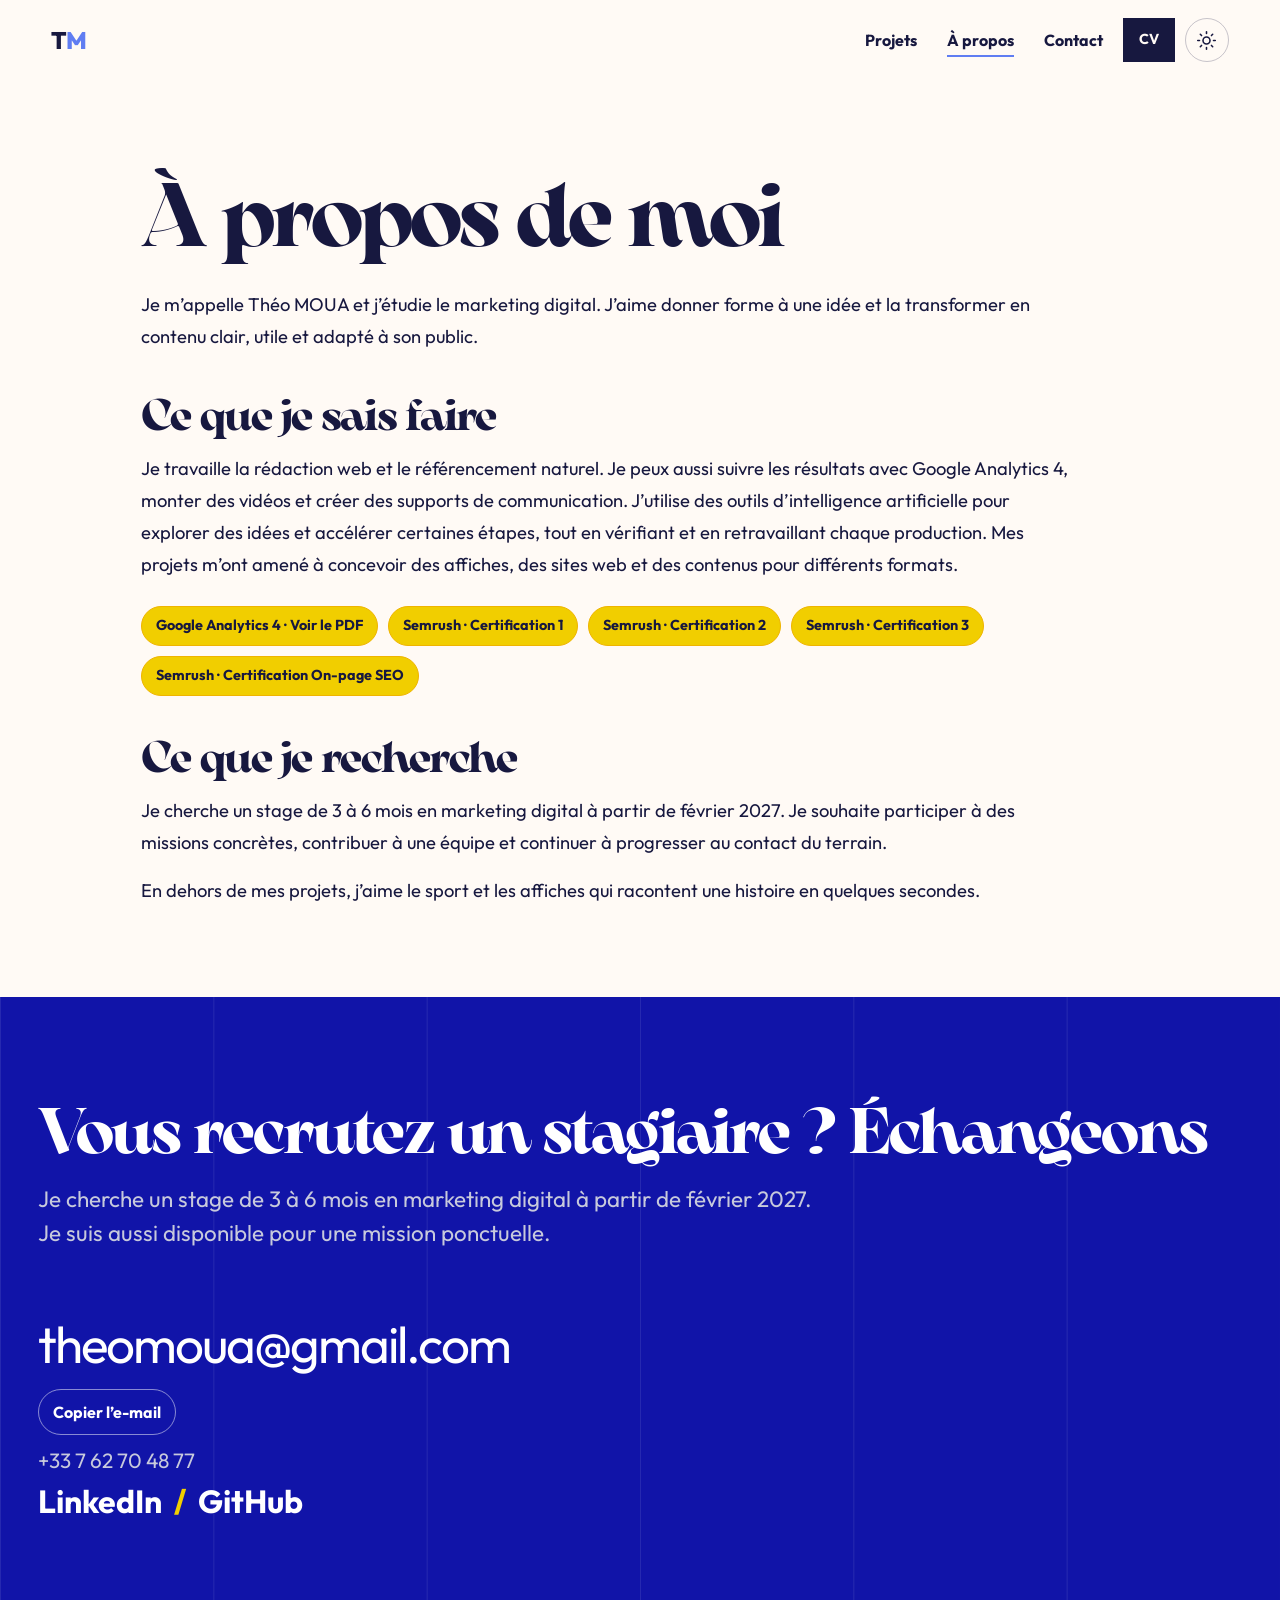
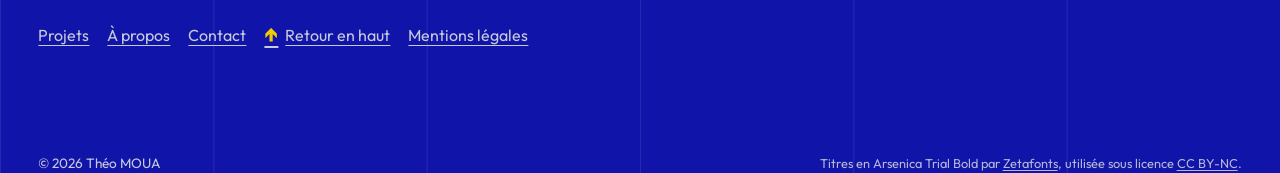
<file: a-propos.html>
<!DOCTYPE html>
<html lang="fr">
<head>
<meta charset="utf-8">
<meta name="viewport" content="width=device-width, initial-scale=1, viewport-fit=cover">
<title>À propos | Théo MOUA – Marketing digital</title>
<meta name="description" content="Découvrez le parcours, les compétences et la recherche de stage de Théo MOUA, étudiant en marketing digital.">
<link rel="stylesheet" href="https://fonts.googleapis.com/css2?family=Outfit:wght@400;500;700;800&amp;display=swap">
<link rel="stylesheet" href="style.css">
</head>
<body>
<header>
 <a class="logo" href="/index.html" aria-label="Retour à l’accueil">T<span>M</span></a>
 <nav aria-label="Navigation principale">
  <a class="nav-link" href="/index.html?section=projets">Projets</a>
  <a class="nav-link is-active" href="/a-propos.html" aria-current="page">À propos</a>
  <a class="nav-link" href="/index.html?section=contact">Contact</a>
  <a class="btn cv-header" href="CV_MOUA_Th%C3%A9o_2026.pdf" download>CV</a>
  <button class="theme-toggle" type="button" aria-label="Basculer en mode nuit" aria-pressed="false" title="Basculer en mode nuit">
   <svg class="theme-icon theme-icon-sun" viewBox="0 0 24 24" aria-hidden="true"><circle cx="12" cy="12" r="4"/><path d="M12 2v2m0 16v2M4.93 4.93l1.42 1.42m11.3 11.3 1.42 1.42M2 12h2m16 0h2M4.93 19.07l1.42-1.42m11.3-11.3 1.42-1.42"/></svg>
   <svg class="theme-icon theme-icon-moon" viewBox="0 0 24 24" aria-hidden="true"><path d="M20.2 15.1A8.5 8.5 0 0 1 8.9 3.8 8.5 8.5 0 1 0 20.2 15.1Z"/></svg>
  </button>
 </nav>
</header>
<main class="about-page">
 <section class="about">
  <h1>À propos de moi</h1>
  <p class="about-copy">Je m’appelle Théo MOUA et j’étudie le marketing digital. J’aime donner forme à une idée et la transformer en contenu clair, utile et adapté à son public.</p>
  <h2>Ce que je sais faire</h2>
  <p class="about-copy">Je travaille la rédaction web et le référencement naturel. Je peux aussi suivre les résultats avec Google Analytics 4, monter des vidéos et créer des supports de communication. J’utilise des outils d’intelligence artificielle pour explorer des idées et accélérer certaines étapes, tout en vérifiant et en retravaillant chaque production. Mes projets m’ont amené à concevoir des affiches, des sites web et des contenus pour différents formats.</p>
  <div class="certifications" aria-label="Certifications">
   <a class="cert-button" href="/theo-moua_GOOGLE_ANALYTICS_CERTIFICATION.pdf" target="_blank" rel="noopener noreferrer">Google Analytics 4 · Voir le PDF</a>
   <a class="cert-button" href="/theo-moua_SEMRUSH_CERTIFICATION_1.pdf" target="_blank" rel="noopener noreferrer">Semrush · Certification 1</a>
   <a class="cert-button" href="/theo-moua_SEMRUSH_CERTIFICATION_2.pdf" target="_blank" rel="noopener noreferrer">Semrush · Certification 2</a>
   <a class="cert-button" href="/theo-moua_SEMRUSH_CERTIFICATION_3.pdf" target="_blank" rel="noopener noreferrer">Semrush · Certification 3</a>
   <a class="cert-button" href="/theo-moua_SEMRUSH_CERTIFICATION_On-page_SEO.pdf" target="_blank" rel="noopener noreferrer">Semrush · Certification On-page SEO</a>
  </div>
  <h2>Ce que je recherche</h2>
  <p class="about-copy">Je cherche un stage de 3 à 6 mois en marketing digital à partir de février 2027. Je souhaite participer à des missions concrètes, contribuer à une équipe et continuer à progresser au contact du terrain.</p>
  <p class="about-copy">En dehors de mes projets, j’aime le sport et les affiches qui racontent une histoire en quelques secondes.</p>
 </section>
</main>
<footer id="contact">
 <div class="footer-content">
  <h2>Vous recrutez un stagiaire&nbsp;? Échangeons</h2>
  <p class="footer-intro">Je cherche un stage de 3 à 6 mois en marketing digital à partir de février 2027.<br>Je suis aussi disponible pour une mission ponctuelle.</p>
  <a class="footer-email" href="mailto:theomoua@gmail.com">theomoua@gmail.com</a>
  <div class="copy-email-row">
   <button class="copy-email" type="button" data-copy-email="theomoua@gmail.com">Copier l’e-mail</button>
   <span class="copy-status" aria-live="polite"></span>
  </div>
  <a class="footer-phone" href="tel:+33762704877">+33 7 62 70 48 77</a>
  <div class="footer-socials">
   <a href="https://www.linkedin.com/in/th%C3%A9o-moua/" target="_blank" rel="noopener noreferrer">LinkedIn</a>
   <span aria-hidden="true">/</span>
   <a href="https://github.com/theomoua" target="_blank" rel="noopener noreferrer">GitHub</a>
  </div>
  <div class="footer-bottom">
   <nav class="footer-nav" aria-label="Navigation de pied de page">
    <a href="/index.html?section=projets">Projets</a>
    <a href="/a-propos.html" aria-current="page">À propos</a>
    <a href="/index.html?section=contact">Contact</a>
    <a href="/index.html"><span class="back-to-top-arrow" aria-hidden="true">↑</span>Retour en haut</a>
    <a href="mentions-legales.html">Mentions légales</a>
   </nav>
  </div>
  <div class="footer-meta">
   <span>© <span id="current-year"></span> Théo MOUA</span>
   <p class="font-credit">Titres en Arsenica Trial Bold par <a href="https://www.zetafonts.com/arsenica" target="_blank" rel="noopener noreferrer">Zetafonts</a>, utilisée sous licence <a href="/Arsenica-Family-CC-BY-NCLicensepdf.pdf">CC BY-NC</a>.</p>
  </div>
 </div>
</footer>
<script>
document.getElementById('current-year').textContent=new Date().getFullYear();
document.querySelector('.copy-email').addEventListener('click',async event=>{
 const status=document.querySelector('.copy-status');
 try{
  await navigator.clipboard.writeText(event.currentTarget.dataset.copyEmail);
  status.textContent='Copié ✓';
 }catch(error){
  console.error('Impossible de copier l’adresse e-mail.',error);
  status.textContent='Copie impossible. Vous pouvez sélectionner l’adresse ci-dessus.';
 }
});
</script>
<script src="theme-toggle.js"></script>
</body>
</html>
</file>
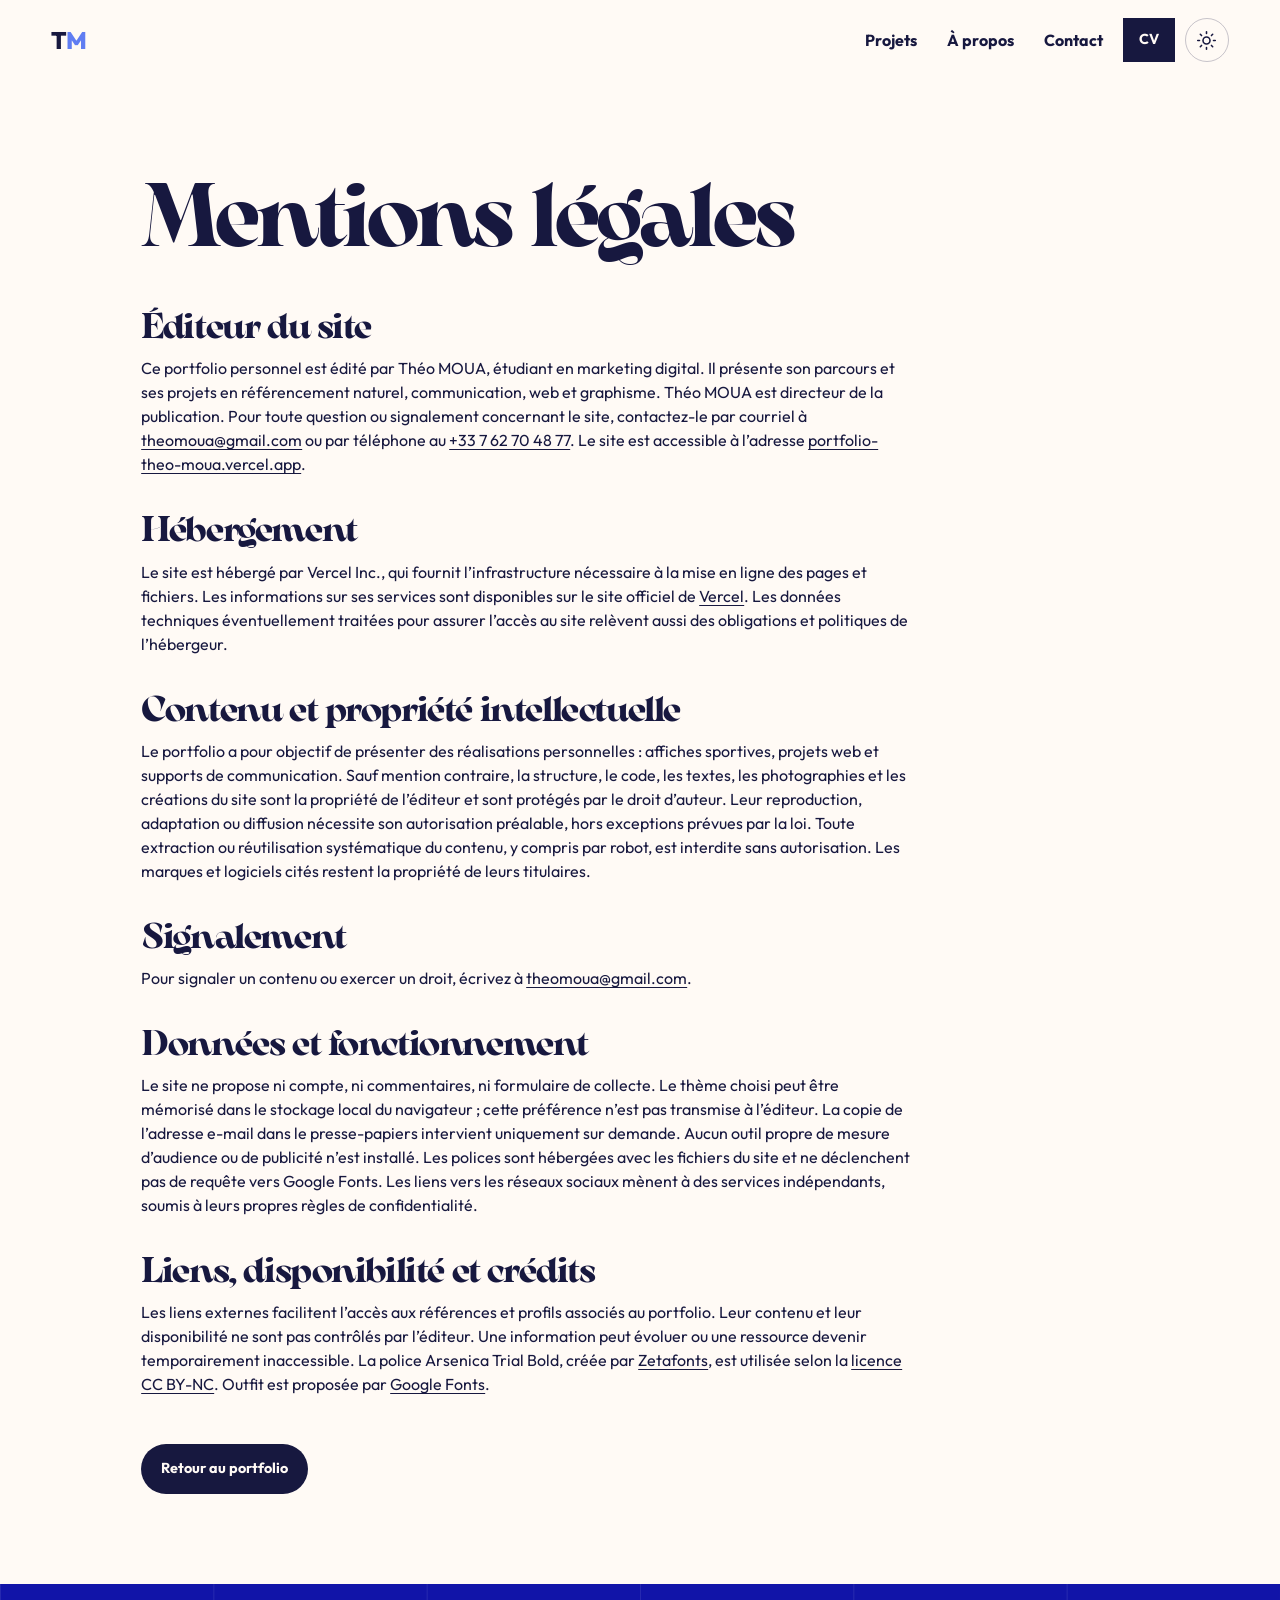
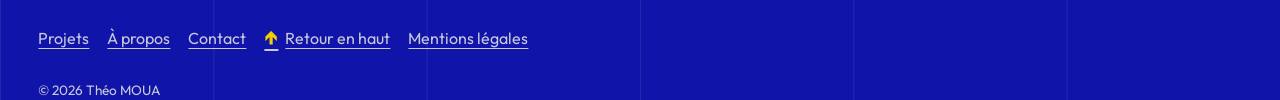
<file: mentions-legales.html>
<!DOCTYPE html>
<html lang="fr">
<head>
<meta charset="utf-8">
<meta name="viewport" content="width=device-width, initial-scale=1, viewport-fit=cover">
<title>Mentions légales | Théo MOUA</title>
<meta name="description" content="Mentions légales du portfolio personnel de Théo MOUA : éditeur, hébergement, contenus, données et crédits.">
<link rel="preload" href="Outfit-latin.woff2" as="font" type="font/woff2" crossorigin>
<link rel="preload" href="ArsenicaTrial-Bold.ttf" as="font" type="font/ttf" crossorigin>
<link rel="stylesheet" href="style.css">
</head>
<body>
<header>
 <a class="logo" href="/index.html" aria-label="Retour à l’accueil">T<span>M</span></a>
 <nav aria-label="Navigation principale">
  <a class="nav-link" href="/index.html?section=projets">Projets</a>
  <a class="nav-link" href="/index.html?section=a-propos">À propos</a>
  <a class="nav-link" href="/index.html?section=contact">Contact</a>
  <a class="btn cv-header" href="CV_MOUA_Th%C3%A9o_2026.pdf" download>CV</a>
  <button class="theme-toggle" type="button" aria-label="Basculer en mode nuit" aria-pressed="false" title="Basculer en mode nuit">
   <svg class="theme-icon theme-icon-sun" viewBox="0 0 24 24" aria-hidden="true"><circle cx="12" cy="12" r="4"/><path d="M12 2v2m0 16v2M4.93 4.93l1.42 1.42m11.3 11.3 1.42 1.42M2 12h2m16 0h2M4.93 19.07l1.42-1.42m11.3-11.3 1.42-1.42"/></svg>
   <svg class="theme-icon theme-icon-moon" viewBox="0 0 24 24" aria-hidden="true"><path d="M20.2 15.1A8.5 8.5 0 0 1 8.9 3.8 8.5 8.5 0 1 0 20.2 15.1Z"/></svg>
  </button>
 </nav>
</header>
<main class="legal-page">
 <h1>Mentions légales</h1>
 <section>
  <h2>Éditeur du site</h2>
  <p>Ce portfolio personnel est édité par Théo MOUA, étudiant en marketing digital. Il présente son parcours et ses projets en référencement naturel, communication, web et graphisme. Théo MOUA est directeur de la publication. Pour toute question ou signalement concernant le site, contactez-le par courriel à <a href="mailto:theomoua@gmail.com">theomoua@gmail.com</a> ou par téléphone au <a href="tel:+33762704877">+33 7 62 70 48 77</a>. Le site est accessible à l’adresse <a href="https://portfolio-theo-moua.vercel.app/">portfolio-theo-moua.vercel.app</a>.</p>
 </section>
 <section>
  <h2>Hébergement</h2>
  <p>Le site est hébergé par Vercel Inc., qui fournit l’infrastructure nécessaire à la mise en ligne des pages et fichiers. Les informations sur ses services sont disponibles sur le site officiel de <a href="https://vercel.com/" target="_blank" rel="noopener noreferrer">Vercel</a>. Les données techniques éventuellement traitées pour assurer l’accès au site relèvent aussi des obligations et politiques de l’hébergeur.</p>
 </section>
 <section>
  <h2>Contenu et propriété intellectuelle</h2>
  <p>Le portfolio a pour objectif de présenter des réalisations personnelles : affiches sportives, projets web et supports de communication. Sauf mention contraire, la structure, le code, les textes, les photographies et les créations du site sont la propriété de l’éditeur et sont protégés par le droit d’auteur. Leur reproduction, adaptation ou diffusion nécessite son autorisation préalable, hors exceptions prévues par la loi. Toute extraction ou réutilisation systématique du contenu, y compris par robot, est interdite sans autorisation. Les marques et logiciels cités restent la propriété de leurs titulaires.</p>
 </section>
 <section>
  <h2>Signalement</h2>
  <p>Pour signaler un contenu ou exercer un droit, écrivez à <a href="mailto:theomoua@gmail.com">theomoua@gmail.com</a>.</p>
 </section>
 <section>
  <h2>Données et fonctionnement</h2>
  <p>Le site ne propose ni compte, ni commentaires, ni formulaire de collecte. Le thème choisi peut être mémorisé dans le stockage local du navigateur ; cette préférence n’est pas transmise à l’éditeur. La copie de l’adresse e-mail dans le presse-papiers intervient uniquement sur demande. Aucun outil propre de mesure d’audience ou de publicité n’est installé. Les polices sont hébergées avec les fichiers du site et ne déclenchent pas de requête vers Google Fonts. Les liens vers les réseaux sociaux mènent à des services indépendants, soumis à leurs propres règles de confidentialité.</p>
 </section>
 <section>
  <h2>Liens, disponibilité et crédits</h2>
  <p>Les liens externes facilitent l’accès aux références et profils associés au portfolio. Leur contenu et leur disponibilité ne sont pas contrôlés par l’éditeur. Une information peut évoluer ou une ressource devenir temporairement inaccessible. La police Arsenica Trial Bold, créée par <a href="https://www.zetafonts.com/arsenica" target="_blank" rel="noopener noreferrer">Zetafonts</a>, est utilisée selon la <a href="/Arsenica-Family-CC-BY-NCLicensepdf.pdf">licence CC BY-NC</a>. Outfit est proposée par <a href="https://fonts.google.com/specimen/Outfit" target="_blank" rel="noopener noreferrer">Google Fonts</a>.</p>
 </section>
 <a class="btn pill legal-back" href="/index.html">Retour au portfolio</a>
</main>
<footer class="legal-footer">
 <div class="footer-content">
  <nav class="footer-nav" aria-label="Navigation de pied de page">
   <a href="/index.html?section=projets">Projets</a>
   <a href="/index.html?section=a-propos">À propos</a>
   <a href="/index.html?section=contact">Contact</a>
   <a href="/index.html"><span class="back-to-top-arrow" aria-hidden="true">↑</span>Retour en haut</a>
   <a href="mentions-legales.html">Mentions légales</a>
  </nav>
  <p>© <span id="current-year"></span> Théo MOUA</p>
 </div>
</footer>
<script>document.getElementById('current-year').textContent=new Date().getFullYear();</script>
<script src="theme-toggle.js"></script>
</body>
</html>
</file>
<file: style.css>
:root{--bg:#fffaf5;--ink:#17183f;--blue-deep:#1114a8;--blue-strong:#294fdd;--blue:#607df2;--blue-light:#91baf8;--blue-pale:#b9d5f8;--yellow-deep:#efb400;--yellow:#f1ce00;--yellow-soft:#fff080;--yellow-pale:#fff3b3;--paper:#fff;--soft:#f1f1ed;--soft-blue:#e9efff;--muted:#686b82;--accent:var(--yellow);--accent-soft:var(--yellow-soft);--footer-bg:#1114a8;--footer-muted:#c7c9dc;--header-height:90px;--section-gap:clamp(16px,4vw,56px);box-sizing:border-box;padding:env(safe-area-inset-top,0px) env(safe-area-inset-right,0px) env(safe-area-inset-bottom,0px) env(safe-area-inset-left,0px)}
@media (prefers-color-scheme:dark){:root:not([data-theme="light"]){--bg:#11143b;--ink:#fffaf5;--blue-deep:#1114a8;--blue-strong:#91baf8;--blue:#91baf8;--blue-light:#b9d5f8;--blue-pale:#d7e7ff;--soft:#202754;--soft-blue:#202b60;--muted:#c2c7dc;--accent:#f6e255;--accent-soft:#514b1c;--footer-bg:#0b0f31;--footer-muted:#aeb8d7;color-scheme:dark}}
:root[data-theme="dark"]{--bg:#11143b;--ink:#fffaf5;--blue-deep:#1114a8;--blue-strong:#91baf8;--blue:#91baf8;--blue-light:#b9d5f8;--blue-pale:#d7e7ff;--soft:#202754;--soft-blue:#202b60;--muted:#c2c7dc;--accent:#f6e255;--accent-soft:#514b1c;--footer-bg:#0b0f31;--footer-muted:#aeb8d7;color-scheme:dark}
@font-face{font-family:Outfit;src:url("Outfit-latin.woff2") format("woff2");font-style:normal;font-weight:400 800;font-display:swap}
@font-face{font-family:Arsenica;src:url("ArsenicaTrial-Bold.ttf") format("truetype");font-style:normal;font-weight:700;font-display:swap}
html{scroll-padding-top:env(safe-area-inset-top,0px);scroll-behavior:smooth}
*{box-sizing:border-box}
body{margin:0;background:var(--bg);color:var(--ink);font-family:'Outfit',system-ui,-apple-system,'Segoe UI',sans-serif;line-height:1.5}
body::before{content:"";position:fixed;inset:0 0 auto;height:env(safe-area-inset-top,0px);background:var(--bg);z-index:10}
a{color:inherit;text-decoration:none}
header{position:sticky;top:env(safe-area-inset-top,0px);z-index:9;background:var(--bg);display:flex;justify-content:space-between;align-items:center;padding:18px clamp(16px,4vw,56px)}
.logo{font-weight:800;font-size:1.5rem;letter-spacing:-.03em;line-height:1}
.logo span{color:var(--blue)}
nav{display:flex;gap:10px;align-items:center}
.nav-link{position:relative;display:flex;align-items:center;justify-content:center;min-width:44px;min-height:44px;padding:8px 10px;font-weight:700;text-align:center}
.nav-link::after{content:"";position:absolute;left:10px;right:10px;bottom:5px;height:2px;background:var(--blue);transform:scaleX(0);transform-origin:left;transition:transform .25s ease}
.nav-link:hover::after,.nav-link:focus-visible::after,.nav-link.is-active::after{transform:scaleX(1)}
.nav-link:focus-visible{outline:2px solid var(--blue);outline-offset:2px}
.btn{background:var(--ink);color:var(--bg);font-weight:700;font-size:.9rem;padding:14px 20px;border:0;min-height:44px;cursor:pointer;font-family:inherit;transition:background .2s,color .2s}
.btn:hover,.btn:focus-visible{background:var(--accent);color:var(--ink);outline:none}
.pill{border-radius:999px}
.hex{padding:14px 30px;clip-path:polygon(14px 0,calc(100% - 14px) 0,100% 50%,calc(100% - 14px) 100%,14px 100%,0 50%)}
.sq{border-radius:0}
.cv-header{display:flex;align-items:center;justify-content:center;min-width:44px;padding:10px 16px}
.theme-toggle{display:inline-flex;align-items:center;justify-content:center;width:44px;height:44px;flex:none;padding:0;border:1px solid color-mix(in srgb,var(--ink) 24%,transparent);border-radius:50%;background:transparent;color:var(--ink);cursor:pointer;transition:background .2s,color .2s,border-color .2s}
.theme-toggle:hover,.theme-toggle:focus-visible{border-color:var(--blue);background:var(--blue);color:var(--ink);outline:none}
.theme-toggle:focus-visible{outline:2px solid var(--blue);outline-offset:3px}
.theme-icon{width:21px;height:21px;fill:none;stroke:currentColor;stroke-width:1.8;stroke-linecap:round;stroke-linejoin:round}
.theme-icon-moon{display:none}
:root[data-theme="dark"] .theme-icon-sun{display:none}
:root[data-theme="dark"] .theme-icon-moon{display:block}
.hero{display:grid;grid-template-columns:1fr 1.2fr;gap:clamp(20px,5vw,72px);align-items:center;padding:var(--section-gap);min-height:calc(100svh - 90px)}
.hero-copy{min-width:0}
.hero-visual{min-width:0}
.photo{aspect-ratio:4/5;background:var(--blue);position:relative;overflow:hidden;display:grid;place-items:center;color:#fff;font-weight:500;text-align:center;padding:20px}
.photo img,.tile img{position:absolute;inset:0;width:100%;height:100%;object-fit:cover}
.hero-caption{margin:0;padding:12px 16px;background:var(--soft-blue);color:var(--ink);font-size:clamp(.8rem,1.1vw,.95rem);line-height:1.5;border:1px solid color-mix(in srgb,var(--blue) 38%,var(--soft-blue));border-radius:0 0 10px 10px;box-shadow:0 4px 14px rgba(17,20,168,.08)}
h1,h2,h3{font-family:Arsenica,'Outfit',sans-serif;font-weight:700}
h1{margin:0;font-family:Arsenica,'Outfit',sans-serif;font-size:clamp(2rem,4.2vw,4.5rem);line-height:1.04;letter-spacing:-.045em;max-width:22ch}
.h1-highlight{color:var(--blue)}
.tag{margin:20px 0 0;font-family:'Outfit',system-ui,sans-serif;font-size:clamp(1rem,1.5vw,1.2rem);line-height:1.6;max-width:55ch}
.availability{display:flex;align-items:center;gap:9px;width:fit-content;margin:24px 0 0;padding:8px 13px;border:1px solid var(--accent);border-radius:999px;background:var(--accent-soft);color:var(--ink);font-size:.9rem;font-weight:500}
.availability-dot{width:9px;height:9px;flex:none;border-radius:50%;background:#20a464}
.anchor-section,footer[id]{scroll-margin-top:calc(var(--header-height) + env(safe-area-inset-top,0px))}
section.work{padding:var(--section-gap) clamp(16px,4vw,56px) clamp(40px,7vw,100px)}
.home-projects{background:var(--soft-blue)}
.home-section-content{max-width:1100px;margin:0 auto}
.home-about,.home-skills,.home-software{padding:clamp(48px,8vw,112px) clamp(16px,4vw,56px)}
.home-about{padding-bottom:0;background-color:var(--bg);background-image:linear-gradient(90deg,color-mix(in srgb,var(--blue-strong) 14%,transparent) 1px,transparent 1px);background-size:16.6667% 100%}
.home-about-layout{display:grid;max-width:1280px;grid-template-columns:minmax(0,.85fr) minmax(0,1.15fr);grid-template-rows:auto auto;grid-template-areas:"portrait text" "portrait photos";gap:clamp(24px,4vw,48px) clamp(28px,6vw,88px);align-items:stretch}
.home-about-portrait{position:relative;grid-area:portrait;min-width:0;min-height:clamp(440px,42vw,560px);overflow:clip}
.home-about-frame,.home-about-portrait img{position:absolute;bottom:0;left:calc(50% + 8px);display:block;width:auto;height:clamp(440px,42vw,560px);max-width:none;transform:translateX(-50%)}
.home-about-frame{overflow:visible;pointer-events:none}
.home-about-portrait img{z-index:1}
.home-about-text{grid-area:text;min-width:0;align-self:start}
.home-about-details{display:grid;grid-template-columns:repeat(2,minmax(0,1fr));gap:20px 28px;margin-top:28px}
.home-about-detail{padding-top:12px;border-top:2px solid color-mix(in srgb,var(--blue-strong) 45%,transparent)}
.home-about-detail h3{margin:0 0 8px;font-size:clamp(1.15rem,1.8vw,1.45rem);line-height:1.2}
.home-about-detail p{margin:0;color:var(--muted);font-size:.98rem;line-height:1.65}
.home-about-photos{display:grid;grid-area:photos;grid-template-columns:repeat(3,minmax(0,1fr));gap:clamp(10px,2vw,20px);align-self:end;width:calc(100% + 75px);min-width:0;margin-top:8px;margin-left:calc(clamp(16px,4vw,56px) - 75px)}
.home-about-photo-frame{position:relative;display:block;width:100%;aspect-ratio:1/1;overflow:hidden;border:8px solid var(--paper);border-bottom-width:22px;box-shadow:0 10px 24px rgba(17,20,168,.12)}
.home-about-photo{position:absolute;inset:0;display:block;width:100%;height:100%;object-fit:cover}
.home-about-photo-frame:first-child .home-about-photo{object-position:center top}
.home-about-photo-frame:nth-child(odd){transform:rotate(-2deg)}
.home-about-photo-frame:nth-child(even){transform:rotate(2deg)}
.home-about h2,.home-skills h2,.home-software h2{margin-bottom:24px}
.home-about .about-copy{max-width:78ch;margin:0;font-size:clamp(1rem,1.5vw,1.15rem);line-height:1.75}
@media (min-width:1200px){
 .home-about-photos{width:calc(100% + 225px);margin-left:calc(clamp(16px,4vw,56px) - 225px)}
}
.career-timeline{overflow:clip;padding:clamp(48px,8vw,112px) clamp(16px,4vw,56px);background:var(--soft-blue)}
.career-content{max-width:1280px}
.career-kicker{margin:0 0 12px;color:var(--blue);font-size:.8rem;font-weight:800;letter-spacing:.14em;text-transform:uppercase}
.career-timeline h2{max-width:18ch;margin:0 0 16px}
.career-intro{max-width:62ch;margin:0 0 26px;color:var(--muted);font-size:clamp(1rem,1.5vw,1.15rem)}
.career-timeline-scroll{position:relative}
.career-timeline-stage{display:block}
.career-timeline-frame{width:100%;overflow:visible}
.career-timeline-track{position:relative;display:grid;grid-template-columns:1fr;gap:34px;margin:0;padding:16px 0;list-style:none}
.career-timeline-track::before{position:absolute;top:0;bottom:0;left:50%;width:2px;background:color-mix(in srgb,var(--blue) 42%,transparent);content:"";transform:translateX(-50%)}
.career-timeline-item{position:relative;width:100%;padding:0}
.career-timeline-item::before{position:absolute;z-index:1;top:30px;left:50%;content:"";transform:translateX(-50%)}
.career-timeline-item::before,.software-board-center{width:24px;height:24px;border:6px solid var(--blue);border-radius:50%;background:var(--accent)}
.career-timeline-item::after{position:absolute;top:41px;left:calc(50% - 48px);width:48px;height:2px;background:color-mix(in srgb,var(--blue) 42%,transparent);content:""}
.career-timeline-item:nth-child(even)::after{right:calc(50% - 48px);left:auto}
.career-card{width:calc(50% - 68px);min-height:0;margin-right:auto;padding:clamp(24px,3vw,38px);border:1px solid color-mix(in srgb,var(--blue) 26%,transparent);border-radius:20px;background:var(--bg);box-shadow:0 14px 34px rgba(17,20,168,.08)}
.career-timeline-item:nth-child(even) .career-card{margin-right:0;margin-left:auto}
.career-card-image{display:block;width:100%;height:220px;margin:0 0 22px;border-radius:12px;background:#568fc2;object-fit:contain}
.career-date{display:flex;align-items:center;justify-content:space-between;gap:10px;margin-bottom:20px;color:var(--blue);font-size:.9rem;font-weight:800;letter-spacing:.04em;text-transform:uppercase}
.career-date span{padding:5px 10px;border-radius:999px;background:var(--accent-soft);color:var(--ink);font-size:.72rem;letter-spacing:0}
.career-card h3{margin:0 0 10px;font-size:clamp(1.6rem,2.5vw,2.1rem);line-height:1.15}
.career-organization{margin:0 0 18px;color:var(--muted);font-size:1.05rem;font-weight:500}
.career-card ul{display:grid;gap:9px;margin:0;padding-left:1.2em;color:var(--ink);font-size:1.05rem;line-height:1.5}
.home-skills{background:var(--bg)}
.section-intro{max-width:60ch;margin:-8px 0 28px;color:var(--muted);font-size:clamp(1rem,1.5vw,1.15rem)}
.skill-grid{display:grid;grid-template-columns:repeat(2,minmax(0,1fr));gap:clamp(14px,2vw,24px)}
.skill-card,.software-card{min-width:0;padding:clamp(20px,3vw,32px);border:1px solid color-mix(in srgb,var(--blue) 25%,transparent);border-radius:18px;background:var(--soft)}
.skill-card h3,.software-card h3{margin:0 0 12px;font-size:clamp(1.3rem,2.5vw,1.8rem);line-height:1.15}
.skill-card p,.software-card p{max-width:48ch;margin:0;color:var(--muted)}
.home-skills .certifications{margin-top:28px}
.home-software{background:var(--soft-blue)}
.home-software .home-section-content{max-width:1180px}
.software-kicker{margin:0 0 10px;color:var(--blue);font-size:.8rem;font-weight:800;letter-spacing:.14em;text-transform:uppercase}
.software-intro{max-width:62ch;margin:-8px 0 36px;color:var(--muted);font-size:clamp(1rem,1.5vw,1.15rem);line-height:1.7}
.software-board{position:relative;display:grid;grid-template-columns:repeat(2,minmax(0,1fr));grid-template-rows:repeat(2,minmax(220px,1fr));overflow:hidden;border:1px solid color-mix(in srgb,var(--blue) 34%,transparent);border-radius:28px;background:color-mix(in srgb,var(--bg) 72%,transparent);box-shadow:0 24px 70px rgba(17,20,168,.1)}
.software-quadrant{min-width:0;min-height:220px;padding:clamp(24px,4vw,48px)}
.software-quadrant:nth-child(odd){border-right:1px solid color-mix(in srgb,var(--blue) 48%,transparent)}
.software-quadrant:nth-child(-n+2){border-bottom:1px solid color-mix(in srgb,var(--blue) 48%,transparent)}
.software-quadrant h3{margin:0 0 24px;color:var(--muted);font-size:.78rem;font-weight:800;letter-spacing:.12em;text-transform:uppercase}
.software-logos{display:flex;flex-wrap:wrap;align-items:center;gap:14px}
.software-logo{display:flex;min-width:108px;min-height:62px;align-items:center;gap:10px;padding:10px 13px;border:1px solid color-mix(in srgb,var(--blue) 15%,transparent);border-radius:14px;background:var(--bg);color:var(--ink);font-size:.9rem;font-weight:700;transition:transform .2s ease,border-color .2s ease,box-shadow .2s ease}
.software-logo:hover{transform:translateY(-3px);border-color:var(--blue);box-shadow:0 8px 20px rgba(17,20,168,.12)}
.software-logo>img{display:block;width:34px;height:34px;flex:none;object-fit:contain}
.software-logo:nth-child(1)>img[src*="claude"]{filter:invert(46%) sepia(63%) saturate(959%) hue-rotate(326deg) brightness(102%)}
.software-logo:nth-child(2)>img[src*="openai"]{filter:invert(30%) sepia(32%) saturate(714%) hue-rotate(118deg) brightness(92%)}
.software-logo>img[src*="semrush"]{filter:invert(50%) sepia(98%) saturate(2063%) hue-rotate(2deg) brightness(104%)}
.software-logo-canva,.software-logo-gemini,.software-logo-screaming-frog,.software-logo-analytics{width:max-content;max-width:100%;min-width:0;flex:0 1 auto;justify-content:center}
.software-logo-canva>img,.software-logo-gemini>img,.software-logo-screaming-frog>img,.software-logo-analytics>img{height:44px;padding:0;border-radius:0;background:transparent;object-fit:contain}
.software-logo-canva>img{width:120px}
.software-logo-gemini>img{width:130px}
.software-logo-analytics>img{width:180px}
.software-logo-screaming-frog>img{width:200px}
.software-mark{display:grid;width:38px;height:38px;flex:none;place-items:center;border-radius:10px;font-size:1.2rem;font-weight:800}
.software-mark-photoshop{background:#001e36;color:#31a8ff;font-size:1.1rem}
.software-mark-capcut{background:#101010;color:#fff}
.software-board-center{position:absolute;top:50%;left:50%;transform:translate(-50%,-50%)}
h2{margin:0 0 32px;font-size:clamp(2rem,5vw,4rem);font-weight:800;letter-spacing:-.04em;line-height:1}
.grid{display:grid;grid-template-columns:repeat(2,minmax(0,1fr));gap:clamp(16px,2.5vw,36px);max-width:1100px;margin:0 auto}
.card{position:relative;z-index:0;aspect-ratio:1/1;background:var(--soft);overflow:hidden;display:block;border:2px solid var(--ink);transition:transform .2s ease}
.card:hover,.card:focus-visible,.card:active{z-index:1;transform:scale(1.025)}
.card img{position:absolute;inset:0;width:100%;height:100%;object-fit:cover}
.card{border-radius:0 0 10px 10px}
.card .lbl{position:absolute;left:0;bottom:0;right:0;padding:clamp(12px,2vw,24px);background:var(--blue-deep);color:var(--paper);font-weight:800;font-size:clamp(1rem,2.6vw,2rem);letter-spacing:-.02em;transition:background .2s,color .2s}
.card .lbl h3{margin:0;font:700 clamp(1rem,2.6vw,2rem)/1.1 Arsenica,'Outfit',sans-serif;letter-spacing:-.02em}
.card:hover .lbl,.card:focus-visible .lbl{background:var(--accent);color:var(--ink)}
.card:focus-visible{outline:3px solid var(--blue);outline-offset:3px}
.ph{position:absolute;inset:0;display:grid;place-items:center;color:var(--blue);font-weight:700;font-size:clamp(.9rem,2vw,1.4rem);padding-bottom:3em}
.page{padding:clamp(16px,4vw,56px)}
.back{display:inline-block;margin-bottom:28px}
.page p.lead{font-size:clamp(1.05rem,1.8vw,1.35rem);max-width:55ch;margin:0 0 40px}
.poster-intro{display:grid;grid-template-columns:minmax(0,1.15fr) minmax(260px,.85fr);gap:clamp(24px,5vw,72px);align-items:center}
.poster-deck{position:relative;min-width:0;min-height:clamp(390px,44vw,570px);outline:none;perspective:1200px;container-type:inline-size}
.poster-deck:focus-visible{outline:3px solid var(--blue);outline-offset:4px}
.poster-deck-card{position:absolute;left:50%;top:50%;width:clamp(120px,29cqw,190px);aspect-ratio:1417/1890;margin:0;overflow:hidden;border:2px solid var(--ink);background:var(--paper);box-shadow:0 18px 42px rgba(0,0,0,.2);transition:transform .65s cubic-bezier(.2,.8,.2,1),box-shadow .3s}
.poster-deck-card img{position:absolute;inset:0;width:100%;height:100%;object-fit:contain}
.poster-artwork-card-1{--rest-x:-15px;--rest-y:-8px;--rest-angle:-13deg;--spread-x:-32cqw;--spread-y:4px;--spread-angle:-9deg;z-index:1}
.poster-artwork-card-2{--rest-x:0px;--rest-y:0px;--rest-angle:2deg;--spread-x:0px;--spread-y:-10px;--spread-angle:0deg;z-index:3}
.poster-artwork-card-3{--rest-x:15px;--rest-y:8px;--rest-angle:14deg;--spread-x:32cqw;--spread-y:4px;--spread-angle:9deg;z-index:2}
.poster-deck-card{transform:translate(-50%,-50%) translate(var(--rest-x),var(--rest-y)) rotate(var(--rest-angle))}
.poster-deck:hover .poster-deck-card,.poster-deck:focus .poster-deck-card{transform:translate(calc(-50% + var(--spread-x)),calc(-50% + var(--spread-y))) rotate(var(--spread-angle));box-shadow:0 22px 48px rgba(0,0,0,.26)}
.poster-placeholder-label{position:absolute;inset:12px;display:grid;place-content:center;text-align:center;border:1px dashed color-mix(in srgb,var(--ink) 35%,transparent);color:var(--ink);font-weight:700;font-size:clamp(1rem,2vw,1.35rem);letter-spacing:.04em;text-transform:uppercase;background:repeating-linear-gradient(135deg,transparent 0 14px,color-mix(in srgb,var(--ink) 4%,transparent) 14px 28px)}
.poster-heading h2{max-width:12ch;margin:0;font-size:clamp(2.5rem,5.2vw,5rem);line-height:.98;letter-spacing:-.045em}
.poster-software{display:flex;align-items:center;gap:9px;margin:20px 0 0;font-size:.85rem;font-weight:500}
.poster-software svg{width:32px;height:32px;flex:none}
.poster-description{max-width:48ch;min-height:12.8em;margin:14px 0 0;font-size:1rem;line-height:1.6}
.poster-description p{margin:0 0 14px}
.poster-description p:last-child{margin-bottom:0}
.poster-instagram-link{color:inherit;text-decoration:underline;text-decoration-color:var(--blue);text-underline-offset:3px;transition:color .2s ease}
.poster-instagram-link:hover,.poster-instagram-link:focus-visible{color:var(--yellow-deep);outline:none}
.poster-gallery{margin:clamp(48px,8vw,112px) calc(-1 * clamp(16px,4vw,56px)) 0;padding:clamp(28px,5vw,64px) 0 0;background:var(--paper);color:var(--ink)}
.poster-gallery-heading{display:flex;align-items:baseline;justify-content:space-between;gap:24px;margin-bottom:24px}
.poster-gallery-heading h3{margin:0;font-size:clamp(1.8rem,4vw,3rem);line-height:1}
.poster-gallery-heading{margin:0 clamp(16px,4vw,56px) 24px}
.poster-gallery-heading p{margin:8px 0 0;font-size:.95rem;color:inherit;opacity:.72}
.poster-carousel{overflow:hidden;border-block:1px solid color-mix(in srgb,var(--ink) 16%,transparent);cursor:grab;touch-action:pan-y;user-select:none}
.poster-carousel.is-held{cursor:grabbing}
.poster-carousel-track{display:flex;width:max-content;transform:translate3d(0,0,0);will-change:transform}
.poster-carousel-item{display:flex;flex:0 0 clamp(240px,27vw,380px);flex-direction:column;min-width:0;margin:0;padding:16px 18px 22px;border-right:1px solid color-mix(in srgb,var(--ink) 16%,transparent);background:var(--paper)}
.poster-carousel-artwork{aspect-ratio:1417/1890;overflow:hidden;border:1px solid color-mix(in srgb,var(--ink) 10%,transparent);background:var(--paper)}
.poster-carousel-artwork img{display:block;width:100%;height:100%;object-fit:contain}
.poster-carousel-item figcaption{min-height:44px;margin-top:14px;font-size:.95rem;font-weight:700;line-height:1.35}
.about{padding:clamp(40px,7vw,100px) clamp(16px,4vw,56px);background:var(--soft)}
.about h2{margin-bottom:24px}
.about-copy{max-width:78ch;margin:0;font-size:clamp(1rem,1.5vw,1.15rem);line-height:1.75}
.about-page{min-height:60vh}
.about-page .about{max-width:1100px;margin:0 auto;background:transparent}
.about-page .about h1{max-width:none;margin-bottom:28px;font-size:clamp(2.5rem,7vw,5.5rem)}
.about-page .about h2{margin:40px 0 16px;font-size:clamp(1.7rem,3.5vw,2.7rem)}
.about-page .about-copy+.about-copy{margin-top:16px}
.certifications{display:flex;flex-wrap:wrap;gap:10px;margin-top:24px}
.cert-button{display:inline-flex;align-items:center;min-height:40px;padding:8px 14px;border:1px solid var(--yellow-deep);border-radius:999px;background:var(--accent);color:var(--ink);font-size:.9rem;font-weight:700;transition:background .2s,color .2s}
.cert-button:hover,.cert-button:focus-visible{background:var(--yellow-deep);color:var(--ink);outline:2px solid var(--yellow-deep);outline-offset:2px}
.about-grid{display:grid;grid-template-columns:repeat(2,minmax(0,1fr));gap:clamp(16px,3vw,40px);margin:40px 0}
.about-grid article{padding:clamp(20px,3vw,36px);background:var(--soft);border-left:4px solid var(--blue)}
.about-grid h3,.project-description h3{margin:0 0 12px;font-size:clamp(1.25rem,2.4vw,1.8rem);line-height:1.15}
.about-grid p{margin:0;max-width:55ch}
.about-projects{display:inline-block}
.project-grid{display:grid;grid-template-columns:repeat(3,minmax(0,1fr));gap:clamp(16px,2.5vw,32px)}
.project{min-width:0;border:2px solid var(--ink);background:var(--bg);overflow:hidden}
.project-photo{aspect-ratio:4/3;background:var(--soft);display:grid;place-items:center;padding:16px;text-align:center;color:var(--blue);font-weight:700}
.project-description{padding:clamp(16px,2vw,24px)}
.project-description p{margin:0;color:var(--ink);font-weight:400}
.project-description span{display:block;min-height:1.5em}
.web-project-page{max-width:none;margin:0;padding:clamp(16px,4vw,56px)}
.web-case-hero,.web-next-project{display:grid;grid-template-columns:minmax(0,1.2fr) minmax(0,.8fr);gap:clamp(28px,6vw,88px);align-items:center;max-width:1328px;margin-inline:auto;padding:clamp(24px,4vw,56px) 0}
.web-video-frame{position:relative;width:100%;aspect-ratio:16/9;justify-self:center;overflow:hidden;border:1px solid color-mix(in srgb,var(--blue) 40%,transparent);border-radius:24px;background:var(--soft);box-shadow:0 24px 60px rgba(17,20,168,.16)}
.web-video-frame img{position:absolute;inset:0;width:100%;height:100%;object-fit:cover;opacity:.72}
.web-video-frame-caseflow{aspect-ratio:21/10}
.web-video-frame-caseflow::after{display:none}
.web-video-frame video{position:absolute;inset:0;width:100%;height:100%;object-fit:cover}
.web-video-frame::after{position:absolute;inset:0;content:"";background:linear-gradient(180deg,transparent 55%,rgba(17,20,63,.76))}
.web-video-play{position:absolute;top:50%;left:50%;z-index:1;padding:10px 18px;border:1px solid rgba(255,255,255,.72);border-radius:999px;background:rgba(17,20,63,.58);color:#fff;font-size:.8rem;font-weight:800;letter-spacing:.08em;text-transform:uppercase;transform:translate(-50%,-50%)}
.web-video-caption{position:absolute;right:20px;bottom:18px;left:20px;z-index:1;color:#fff;font-size:.85rem;font-weight:700;text-align:center}
.web-project-copy{max-width:62ch}
.web-project-kicker{margin:0 0 12px;color:var(--blue);font-size:.82rem;font-weight:800;letter-spacing:.12em;text-transform:uppercase}
.web-project-copy h2,.web-design-heading h2{margin:0 0 18px;font-size:clamp(2.5rem,5vw,5rem);line-height:.98}
.web-project-copy>p:last-child,.web-design-heading>p:last-child{margin:0;color:var(--muted);font-size:clamp(1rem,1.5vw,1.2rem);line-height:1.75}
.web-case-link{color:var(--blue);font-weight:700;text-decoration-color:var(--yellow-deep);text-underline-offset:.18em}
.web-case-link:hover,.web-case-link:focus-visible{color:var(--yellow-deep)}
.web-design-section{margin:clamp(28px,5vw,72px) calc(-1 * clamp(16px,4vw,56px));padding:clamp(36px,6vw,80px) clamp(16px,4vw,56px);background:var(--soft-blue);color:var(--ink)}
.web-design-content{max-width:1328px;margin:0 auto}
.web-design-heading{max-width:65ch;margin-bottom:32px}
.web-design-heading h2{font-size:clamp(2rem,4vw,3.8rem)}
.web-identity-grid{display:grid;grid-template-columns:minmax(0,1.5fr) minmax(220px,1.05fr);gap:clamp(20px,4vw,48px);align-items:stretch}
.web-palette{display:grid;gap:12px}
.web-palette-row{display:grid;grid-template-columns:repeat(5,minmax(0,1fr));gap:12px}
.web-swatch{display:flex;min-width:0;aspect-ratio:1/1;flex-direction:column;justify-content:flex-end;gap:5px;padding:clamp(10px,1.8vw,20px);border:1px solid color-mix(in srgb,var(--ink) 12%,transparent);border-radius:14px;background:var(--swatch-color);color:#17183f}
.web-palette-row:nth-child(1) .web-swatch:nth-child(-n+3){color:#fff}
.web-palette-row:nth-child(1) .web-swatch:nth-child(n+4),.web-palette-row:nth-child(2) .web-swatch,.web-palette-row:nth-child(3) .web-swatch{color:#17183f}
.web-swatch-name{font-size:clamp(.72rem,1.1vw,.95rem);font-weight:700}
.web-swatch-rgb{font-size:clamp(.62rem,.9vw,.78rem);font-variant-numeric:tabular-nums}
.web-type-tools{display:grid;grid-template-rows:auto 1fr;gap:16px}
.web-fonts{display:grid;gap:12px}
.web-font-card{display:flex;min-height:0;flex-direction:column;justify-content:center;gap:6px;padding:clamp(18px,2.5vw,28px);border:1px solid color-mix(in srgb,var(--blue) 25%,transparent);border-radius:14px;background:var(--bg)}
.web-font-card>span{color:var(--muted);font-size:.76rem;font-weight:700;letter-spacing:.08em;text-transform:uppercase}
.web-font-card h3{margin:0;font-size:clamp(1.5rem,2.5vw,2.2rem)}
.web-font-card p{margin:0;color:var(--muted);font-size:1.1rem}
.web-font-arsenica h3,.web-font-arsenica p{font-family:Arsenica,serif;font-weight:700}
.web-font-outfit h3,.web-font-outfit p{font-family:Outfit,system-ui,sans-serif}
.web-figma{display:flex;flex-direction:column;align-items:center;justify-content:center;gap:12px;color:var(--muted);font-size:.8rem;font-weight:700;text-align:center}
.web-figma img{display:block;width:clamp(48px,5vw,72px);height:auto}
.web-role-copy{max-width:90ch;margin:clamp(28px,4vw,48px) auto 0;font-size:clamp(1rem,1.45vw,1.15rem);line-height:1.8}
.web-next-project{margin-top:clamp(24px,5vw,64px);padding-bottom:clamp(32px,5vw,64px)}
footer{background-color:var(--footer-bg);background-image:linear-gradient(90deg,rgba(255,255,255,.09) 1px,transparent 1px);background-size:16.6667% 100%;color:var(--paper);padding:clamp(48px,8vw,112px) clamp(16px,3vw,48px) 0}
.footer-content{max-width:1600px;margin:0 auto}
footer h2{color:var(--paper);font-size:clamp(2rem,5vw,4rem);letter-spacing:-.04em;line-height:1;margin:0 0 20px}
.footer-intro{font-size:clamp(1rem,2vw,1.4rem);color:var(--footer-muted);margin:0 0 clamp(32px,5vw,64px)}
.footer-email{display:block;width:fit-content;max-width:100%;font-size:clamp(1.6rem,4vw,3.5rem);line-height:1.15;letter-spacing:-.04em;overflow-wrap:anywhere;border-bottom:2px solid transparent}
.footer-email:hover,.footer-email:focus-visible{border-color:var(--yellow);outline:none}
.footer-phone{display:inline-block;margin-top:10px;color:var(--footer-muted);font-size:clamp(1rem,1.8vw,1.3rem)}
.copy-email-row{display:flex;align-items:center;flex-wrap:wrap;gap:12px;margin-top:14px}
.copy-email{display:inline-flex;align-items:center;min-height:44px;padding:10px 14px;border:1px solid color-mix(in srgb,var(--paper) 50%,transparent);border-radius:999px;background:transparent;color:var(--paper);font:inherit;font-weight:700;cursor:pointer}
.copy-email:hover,.copy-email:focus-visible{border-color:var(--yellow);color:var(--yellow-soft);outline:none}
.copy-status{display:inline-block;min-height:1.5em;color:var(--yellow-soft)}
.footer-bottom{display:flex;align-items:center;gap:clamp(20px,4vw,48px);margin-top:clamp(44px,7vw,88px)}
.footer-nav{display:flex;flex-wrap:wrap;gap:8px 18px}
.footer-nav a{display:inline-flex;align-items:center;min-height:44px;color:var(--footer-muted);text-decoration:underline;text-underline-offset:4px}
.back-to-top-arrow{margin-right:7px;color:var(--yellow);font-size:1.35em;font-weight:800;line-height:1;text-decoration:none}
.footer-nav a:hover,.footer-nav a:focus-visible{color:var(--yellow-soft)}
.cv{background:var(--blue);color:#fff;display:inline-block;margin-top:6px}
.cv:hover,.cv:focus-visible{background:var(--yellow);color:var(--ink)}
.footer-socials{display:flex;align-items:center;gap:12px;font-size:clamp(1.2rem,2.5vw,2rem);font-weight:700}
.footer-socials span{color:var(--yellow)}
.footer-socials a:hover,.footer-socials a:focus-visible{color:var(--yellow-soft);outline:none}
.footer-meta{display:flex;align-items:flex-end;justify-content:space-between;gap:24px;margin-top:clamp(48px,8vw,96px);color:var(--footer-muted);font-size:.85rem}
.font-credit{margin:0;font-size:.8rem;opacity:.9}
.font-credit a{text-decoration:underline;text-underline-offset:2px}
.font-credit a:hover,.font-credit a:focus-visible{color:var(--yellow-soft)}
.legal-page{max-width:1100px;min-height:60vh;margin:0 auto;padding:clamp(40px,7vw,100px) clamp(16px,4vw,56px)}
.legal-page>h1{margin-bottom:48px;font-size:clamp(2.5rem,7vw,5.5rem)}
.legal-page section{margin:0 0 36px}
.legal-page section h2{margin-bottom:12px;font-size:clamp(1.5rem,3vw,2.2rem)}
.legal-page p{max-width:70ch;margin:8px 0}
.legal-page a:not(.btn){text-decoration:underline;text-underline-offset:3px}
.legal-back{display:inline-flex;align-items:center;margin-top:12px}
.legal-footer{margin-top:0;padding-top:32px}
.legal-footer .footer-nav{margin-bottom:20px}
.legal-footer p{margin:0;color:var(--footer-muted);font-size:.85rem}
.error-page{position:relative;display:grid;min-height:100svh;place-items:center;padding:24px;text-align:center}
.error-content{display:grid;justify-items:center;gap:24px}
.error-code{display:flex;align-items:center;margin:0;color:var(--blue);font-family:'Outfit',sans-serif;font-size:clamp(9rem,32vw,24rem);font-weight:800;letter-spacing:-.08em;line-height:.8}
.error-code span:last-child{display:inline-block;color:var(--blue-strong);transform:rotate(-12deg) translateY(-.04em)}
.error-home{display:inline-flex;align-items:center;justify-content:center}
.error-theme-toggle{position:absolute;top:24px;right:clamp(16px,4vw,56px)}
.error-marquee{position:absolute;top:16%;inset-inline:0;overflow:hidden;pointer-events:none}
.error-marquee-track{display:flex;width:max-content;animation:error-marquee-scroll 32s linear infinite}
.error-marquee-group{display:flex;flex:none;align-items:center;gap:clamp(28px,6vw,88px);padding-right:clamp(28px,6vw,88px)}
.error-marquee-group span{color:var(--blue);font-size:clamp(1.5rem,5vw,4rem);font-weight:800;letter-spacing:.04em;line-height:1;text-transform:uppercase;opacity:.16}
@keyframes error-marquee-scroll{to{transform:translateX(-50%)}}
.custom-cursor{display:none}
@media (hover:hover) and (pointer:fine){
 body.has-custom-cursor,body.has-custom-cursor *{cursor:none!important}
 .custom-cursor{display:block;position:fixed;z-index:1000;left:0;top:0;width:28px;height:28px;border-radius:50%;pointer-events:none;transform:translate(-50%,-50%);background:var(--blue);transition:width .18s ease,height .18s ease,background-color .18s ease;will-change:left,top}
 .custom-cursor.is-clickable{width:16px;height:16px;background:var(--blue-deep)}
 .cursor-trail{position:fixed;z-index:999;left:0;top:0;width:9px;height:9px;border-radius:50%;background:color-mix(in srgb,var(--blue) 20%,transparent);pointer-events:none;transform:translate(-50%,-50%);will-change:left,top}
}
@media (max-width:720px){
 :root{--header-height:72px;--section-gap:16px}
 .hero{grid-template-columns:1fr;min-height:0}
 .photo{aspect-ratio:1/1;max-height:60vh}
 .hero-caption{padding:12px 14px;font-size:.9rem}
 header{padding:14px 12px}.btn{font-size:.75rem;padding:12px 14px}.hex{padding:12px 22px}header nav{gap:4px}
 .nav-link{padding:6px 7px;font-size:.82rem}
 .cv-header{min-height:44px;padding:8px 12px}
 .grid{grid-template-columns:repeat(2,minmax(0,1fr))}
 .skill-grid{grid-template-columns:1fr}
 .home-about-layout{grid-template-columns:minmax(0,1fr);grid-template-rows:auto;grid-template-areas:"text" "photos" "portrait";gap:24px}
 .home-about-portrait{min-height:clamp(320px,95vw,430px)}
 .home-about-frame,.home-about-portrait img{left:calc(50% + 48px);height:clamp(320px,95vw,430px)}
 .home-about-details{gap:16px}
 .home-about-photos{width:100%;margin-left:0;overflow-x:visible;grid-template-columns:repeat(3,minmax(0,1fr))}
 .home-about-photo-frame{border-width:5px;border-bottom-width:18px}
 .career-timeline-track{gap:24px}
 .career-timeline-track::before{left:12px;transform:none}
 .career-timeline-item::before{left:12px}
 .career-timeline-item::after,.career-timeline-item:nth-child(even)::after{right:auto;left:24px;width:28px}
 .career-card,.career-timeline-item:nth-child(even) .career-card{width:calc(100% - 56px);margin-right:0;margin-left:56px;padding:24px}
 .career-card-image{height:180px}
 .software-board{grid-template-columns:minmax(0,1fr);border-radius:22px}
 .software-board{grid-template-rows:none}
 .software-quadrant{min-height:0;padding:24px 20px}
 .software-quadrant:nth-child(odd){border-right:0}
 .software-quadrant:nth-child(-n+2){border-bottom:0}
 .software-quadrant:not(:last-of-type){border-bottom:1px solid color-mix(in srgb,var(--blue) 35%,transparent)}
 .software-board-center{display:none}
 .software-quadrant h3{margin-bottom:16px}
 .software-logos{gap:10px}
 .software-logo{min-width:0;min-height:54px;padding:8px 10px;font-size:.82rem}
 .software-logo>img{width:30px;height:30px}
 .software-logo-canva>img{width:100px;height:36px}
 .software-logo-gemini>img{width:110px;height:30px}
 .software-logo-analytics>img{width:145px;height:34px}
 .software-logo-screaming-frog>img{width:150px;height:30px}
 .software-mark{width:34px;height:34px}
 .poster-intro{grid-template-columns:1fr;gap:20px}
 .poster-deck{min-height:clamp(340px,100vw,470px)}
 .poster-artwork-card-1{--spread-x:-35cqw;--spread-angle:-3deg}
 .poster-artwork-card-3{--spread-x:35cqw;--spread-angle:3deg}
 .poster-heading h2{max-width:16ch}
 .poster-gallery-heading{align-items:flex-start;flex-direction:column;gap:10px}
 .poster-carousel-item{flex-basis:clamp(240px,82vw,320px);padding:14px 14px 18px}
 .about-grid{grid-template-columns:1fr}
 .project-grid{grid-template-columns:1fr}
 .web-case-hero,.web-next-project{grid-template-columns:minmax(0,1fr);gap:28px}
 .web-video-frame{width:100%}
 .web-project-copy{max-width:none}
 .web-identity-grid{grid-template-columns:minmax(0,1fr)}
 .web-type-tools{display:flex;flex-direction:column}
 .web-fonts{order:1}
 .web-figma{order:2;align-self:flex-start;flex-direction:row;justify-content:flex-start}
 .web-figma img{width:48px}
 .web-palette-row{grid-template-columns:repeat(3,minmax(0,1fr));gap:8px}
 .web-swatch{padding:10px;border-radius:10px}
 .web-swatch-name{font-size:.72rem}
 .web-swatch-rgb{font-size:.62rem}
 footer{background-size:33.3333% 100%}
 .footer-bottom{align-items:flex-start;flex-direction:column}
 .footer-meta{align-items:flex-start;flex-direction:column}
}
@media (min-width:721px) and (max-width:960px){.project-grid{grid-template-columns:repeat(2,minmax(0,1fr))}}
@media (max-width:380px){header{flex-wrap:nowrap;gap:4px;padding-right:8px;padding-left:8px}.logo{font-size:1.3rem}header nav{gap:1px}.nav-link{padding:6px 4px;font-size:.72rem}.cv-header{font-size:.72rem;padding:8px 8px}.btn{font-size:.7rem;padding:10px 8px}.hex{padding:10px 16px}}
@media (max-width:420px){.poster-carousel-item{flex-basis:min(82vw,300px)}}
@media (max-width:480px){.error-theme-toggle{top:16px;right:16px}}
@media (min-width:961px){.poster-deck-card{width:clamp(190px,34cqw,230px)}.poster-artwork-card-1{--spread-x:-36cqw;--spread-angle:-4deg}.poster-artwork-card-3{--spread-x:36cqw;--spread-angle:4deg}}
@media (prefers-reduced-motion:reduce){html,.poster-carousel-track{scroll-behavior:auto}*{transition:none!important;animation:none!important}.cursor-trail{display:none!important}}
</file>
